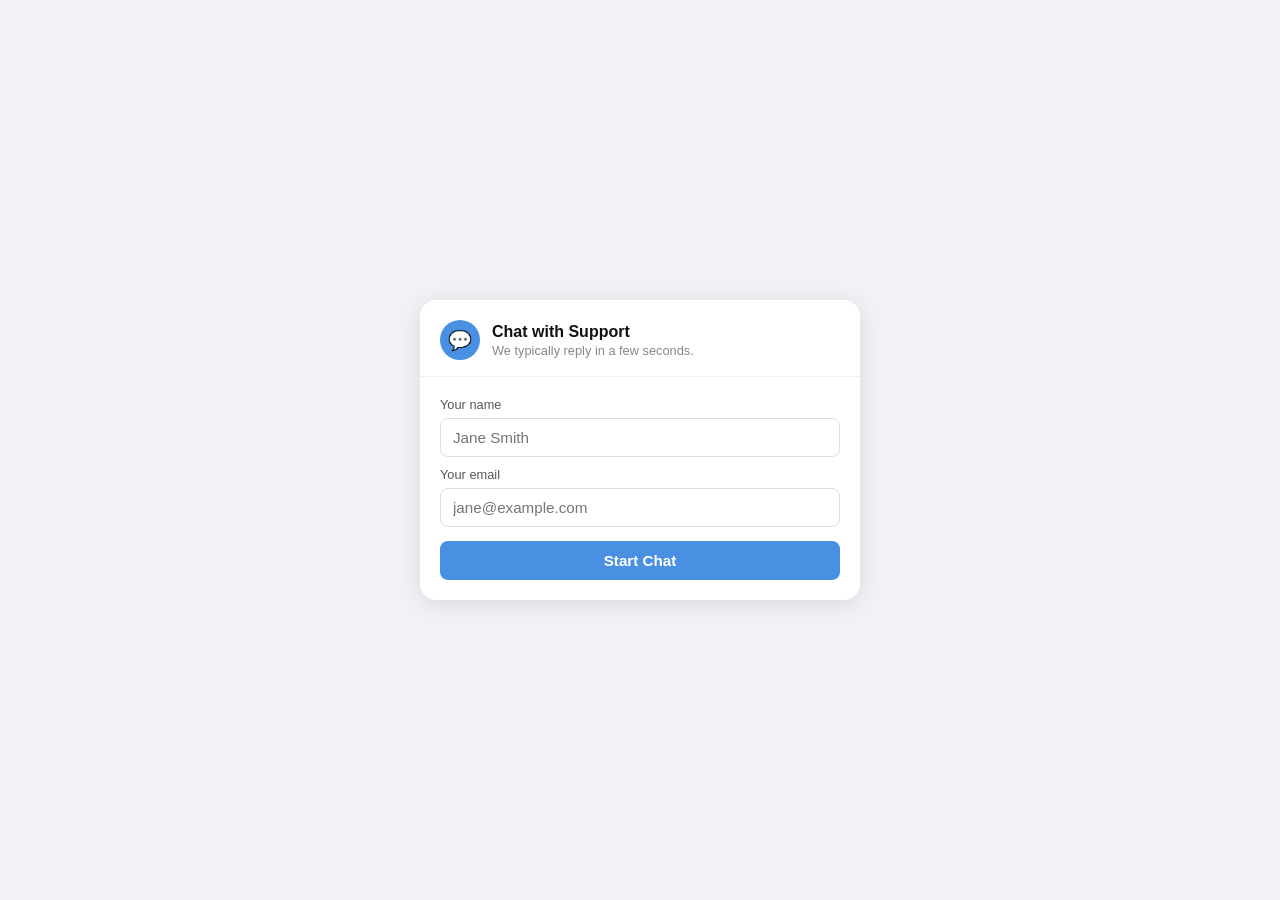
<file: static/index.html>
<!DOCTYPE html>
<html lang="en">
<head>
  <meta charset="UTF-8" />
  <meta name="viewport" content="width=device-width, initial-scale=1.0" />
  <title>Customer Support</title>
  <link rel="stylesheet" href="/static/chat.css" />
</head>
<body>
  <div class="widget-container">

    <!-- Lead capture view -->
    <div id="lead-form-view" class="card">
      <div class="card-header">
        <div class="avatar">💬</div>
        <div>
          <h2>Chat with Support</h2>
          <p>We typically reply in a few seconds.</p>
        </div>
      </div>
      <form id="lead-form">
        <label for="visitor-name">Your name</label>
        <input type="text" id="visitor-name" placeholder="Jane Smith" required autocomplete="name" />

        <label for="visitor-email">Your email</label>
        <input type="email" id="visitor-email" placeholder="jane@example.com" required autocomplete="email" />

        <button type="submit" id="start-btn">Start Chat</button>
        <p id="form-error" class="error hidden"></p>
      </form>
    </div>

    <!-- Chat view (hidden until lead form is submitted) -->
    <div id="chat-view" class="card hidden">
      <div class="chat-header">
        <div class="avatar">💬</div>
        <div>
          <strong>Support Chat</strong>
          <span id="greeted-name" class="subtext"></span>
        </div>
      </div>

      <div id="message-list" role="log" aria-live="polite"></div>

      <div class="input-row">
        <input
          type="text"
          id="user-input"
          placeholder="Type a message…"
          autocomplete="off"
          aria-label="Message input"
        />
        <button id="send-btn" aria-label="Send">Send</button>
      </div>
    </div>

  </div>

  <script src="/static/chat.js"></script>
</body>
</html>
</file>
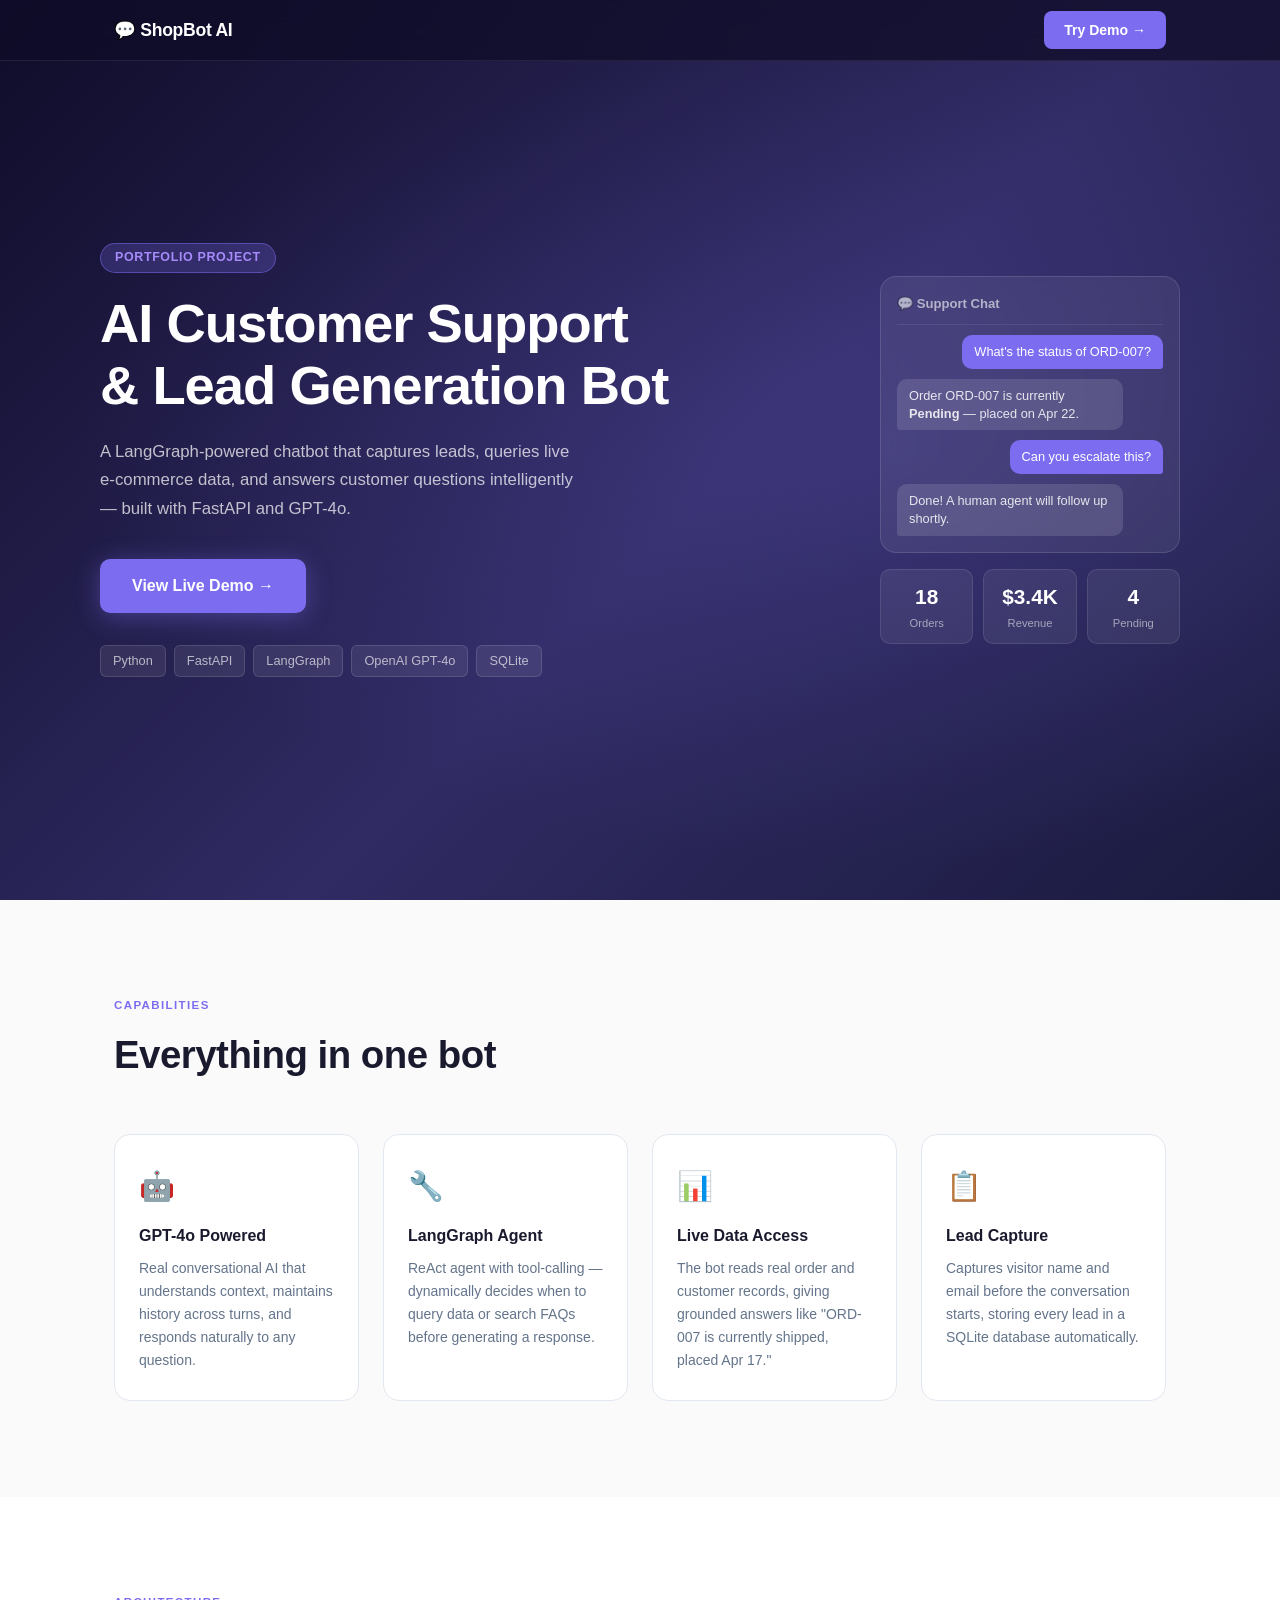
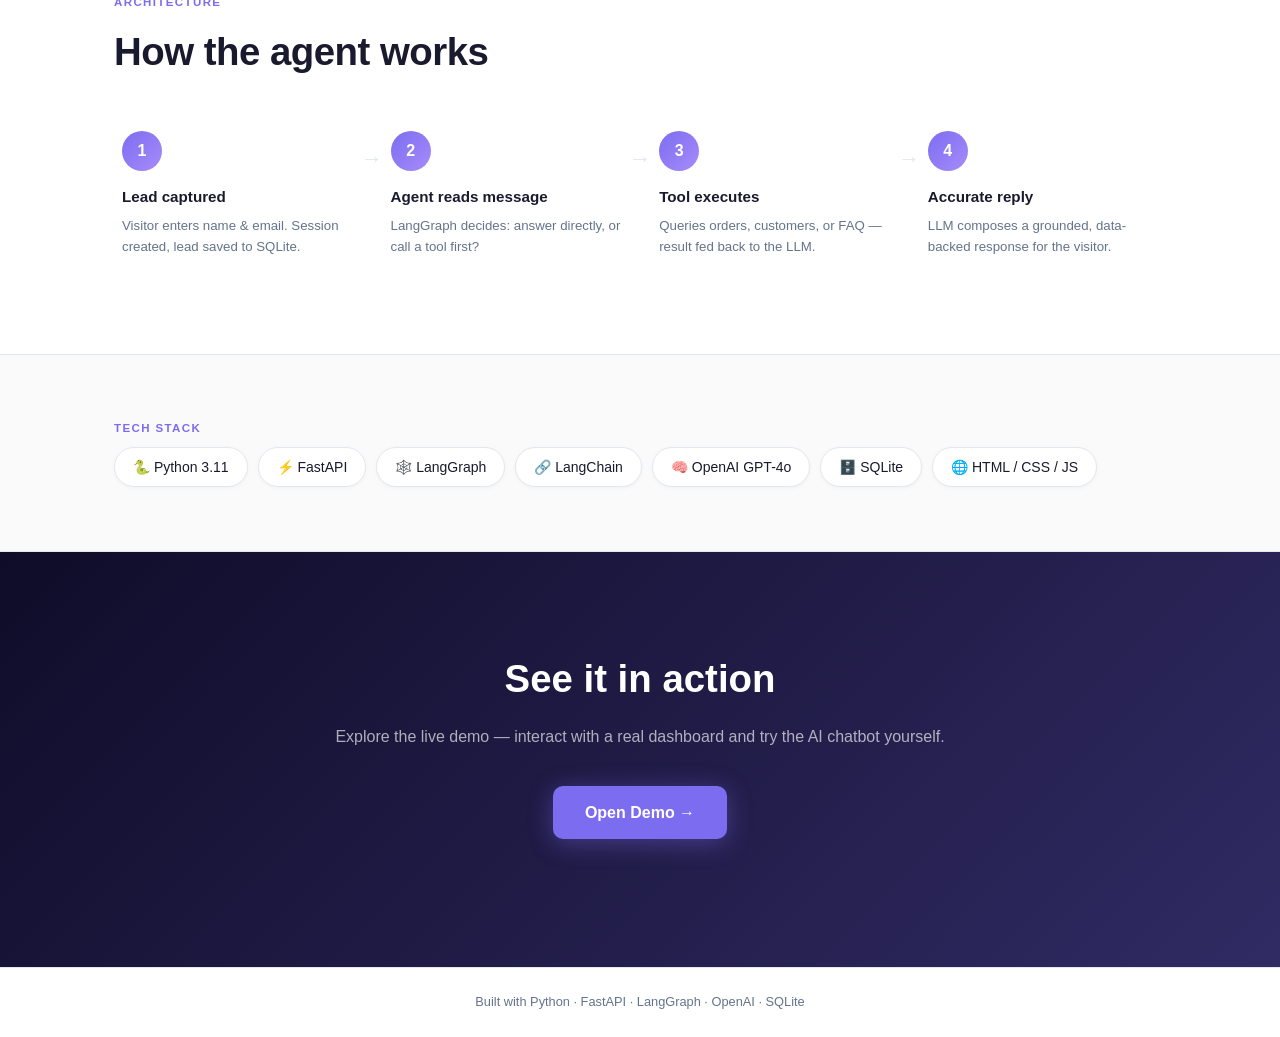
<file: static/landing.html>
<!DOCTYPE html>
<html lang="en">
<head>
  <meta charset="UTF-8" />
  <meta name="viewport" content="width=device-width, initial-scale=1.0" />
  <title>ShopBot AI — Customer Support & Lead Gen Bot</title>
  <link rel="stylesheet" href="/static/landing.css" />
</head>
<body>

  <!-- Nav -->
  <nav class="nav">
    <div class="nav-inner">
      <span class="nav-logo">💬 ShopBot AI</span>
      <a href="/demo" class="btn-nav">Try Demo →</a>
    </div>
  </nav>

  <!-- Hero -->
  <section class="hero">
    <div class="hero-inner">
      <div class="badge">Portfolio Project</div>
      <h1>AI Customer Support<br>&amp; Lead Generation Bot</h1>
      <p class="hero-sub">
        A LangGraph-powered chatbot that captures leads, queries live e-commerce data,
        and answers customer questions intelligently — built with FastAPI and GPT-4o.
      </p>
      <a href="/demo" class="btn-hero">View Live Demo →</a>
      <div class="hero-tags">
        <span>Python</span>
        <span>FastAPI</span>
        <span>LangGraph</span>
        <span>OpenAI GPT-4o</span>
        <span>SQLite</span>
      </div>
    </div>

    <!-- Decorative floating cards -->
    <div class="hero-visual" aria-hidden="true">
      <div class="mock-card">
        <div class="mock-header">💬 Support Chat</div>
        <div class="mock-msg user">What's the status of ORD-007?</div>
        <div class="mock-msg bot">Order ORD-007 is currently <strong>Pending</strong> — placed on Apr 22.</div>
        <div class="mock-msg user">Can you escalate this?</div>
        <div class="mock-msg bot">Done! A human agent will follow up shortly.</div>
      </div>
      <div class="mock-stat-row">
        <div class="mock-stat"><span>18</span>Orders</div>
        <div class="mock-stat"><span>$3.4K</span>Revenue</div>
        <div class="mock-stat"><span>4</span>Pending</div>
      </div>
    </div>
  </section>

  <!-- Features -->
  <section class="features">
    <div class="section-inner">
      <p class="section-label">CAPABILITIES</p>
      <h2 class="section-title">Everything in one bot</h2>
      <div class="cards">
        <div class="card">
          <div class="card-icon">🤖</div>
          <h3>GPT-4o Powered</h3>
          <p>Real conversational AI that understands context, maintains history across turns, and responds naturally to any question.</p>
        </div>
        <div class="card">
          <div class="card-icon">🔧</div>
          <h3>LangGraph Agent</h3>
          <p>ReAct agent with tool-calling — dynamically decides when to query data or search FAQs before generating a response.</p>
        </div>
        <div class="card">
          <div class="card-icon">📊</div>
          <h3>Live Data Access</h3>
          <p>The bot reads real order and customer records, giving grounded answers like "ORD-007 is currently shipped, placed Apr 17."</p>
        </div>
        <div class="card">
          <div class="card-icon">📋</div>
          <h3>Lead Capture</h3>
          <p>Captures visitor name and email before the conversation starts, storing every lead in a SQLite database automatically.</p>
        </div>
      </div>
    </div>
  </section>

  <!-- How it works -->
  <section class="how">
    <div class="section-inner">
      <p class="section-label">ARCHITECTURE</p>
      <h2 class="section-title">How the agent works</h2>
      <div class="steps">
        <div class="step">
          <div class="step-num">1</div>
          <h4>Lead captured</h4>
          <p>Visitor enters name &amp; email. Session created, lead saved to SQLite.</p>
        </div>
        <div class="step-arrow">→</div>
        <div class="step">
          <div class="step-num">2</div>
          <h4>Agent reads message</h4>
          <p>LangGraph decides: answer directly, or call a tool first?</p>
        </div>
        <div class="step-arrow">→</div>
        <div class="step">
          <div class="step-num">3</div>
          <h4>Tool executes</h4>
          <p>Queries orders, customers, or FAQ — result fed back to the LLM.</p>
        </div>
        <div class="step-arrow">→</div>
        <div class="step">
          <div class="step-num">4</div>
          <h4>Accurate reply</h4>
          <p>LLM composes a grounded, data-backed response for the visitor.</p>
        </div>
      </div>
    </div>
  </section>

  <!-- Tech stack -->
  <section class="tech">
    <div class="section-inner">
      <p class="section-label">TECH STACK</p>
      <div class="tech-pills">
        <span>🐍 Python 3.11</span>
        <span>⚡ FastAPI</span>
        <span>🕸️ LangGraph</span>
        <span>🔗 LangChain</span>
        <span>🧠 OpenAI GPT-4o</span>
        <span>🗄️ SQLite</span>
        <span>🌐 HTML / CSS / JS</span>
      </div>
    </div>
  </section>

  <!-- CTA -->
  <section class="cta">
    <div class="section-inner">
      <h2>See it in action</h2>
      <p>Explore the live demo — interact with a real dashboard and try the AI chatbot yourself.</p>
      <a href="/demo" class="btn-hero">Open Demo →</a>
    </div>
  </section>

  <!-- Footer -->
  <footer class="footer">
    <p>Built with Python · FastAPI · LangGraph · OpenAI · SQLite</p>
  </footer>

</body>
</html>
</file>
<file: static/chat.css>
*, *::before, *::after {
  box-sizing: border-box;
  margin: 0;
  padding: 0;
}

body {
  font-family: -apple-system, BlinkMacSystemFont, "Segoe UI", Roboto, sans-serif;
  background: #f0f2f5;
  min-height: 100vh;
  display: flex;
  align-items: center;
  justify-content: center;
  padding: 16px;
}

.widget-container {
  width: 100%;
  max-width: 440px;
}

/* ── Shared card ── */
.card {
  background: #fff;
  border-radius: 16px;
  box-shadow: 0 4px 24px rgba(0, 0, 0, 0.10);
  overflow: hidden;
}

.hidden {
  display: none !important;
}

/* ── Card header (shared by both views) ── */
.card-header,
.chat-header {
  display: flex;
  align-items: center;
  gap: 12px;
  padding: 20px 20px 16px;
  border-bottom: 1px solid #f0f0f0;
}

.card-header h2 {
  font-size: 1rem;
  font-weight: 600;
  color: #111;
}

.card-header p,
.subtext {
  font-size: 0.8rem;
  color: #888;
  margin-top: 2px;
}

.avatar {
  width: 40px;
  height: 40px;
  background: #4A90E2;
  border-radius: 50%;
  display: flex;
  align-items: center;
  justify-content: center;
  font-size: 1.2rem;
  flex-shrink: 0;
}

/* ── Lead form ── */
#lead-form {
  padding: 20px;
  display: flex;
  flex-direction: column;
  gap: 10px;
}

#lead-form label {
  font-size: 0.8rem;
  font-weight: 500;
  color: #555;
  margin-bottom: -4px;
}

#lead-form input {
  width: 100%;
  padding: 10px 12px;
  border: 1px solid #ddd;
  border-radius: 8px;
  font-size: 0.95rem;
  outline: none;
  transition: border-color 0.15s;
}

#lead-form input:focus {
  border-color: #4A90E2;
}

#start-btn {
  margin-top: 4px;
  padding: 11px;
  background: #4A90E2;
  color: #fff;
  border: none;
  border-radius: 8px;
  font-size: 0.95rem;
  font-weight: 600;
  cursor: pointer;
  transition: background 0.15s;
}

#start-btn:hover {
  background: #357abd;
}

#start-btn:disabled {
  background: #a0bfe0;
  cursor: not-allowed;
}

.error {
  font-size: 0.8rem;
  color: #e53e3e;
  text-align: center;
}

/* ── Chat view layout ── */
#chat-view {
  display: flex;
  flex-direction: column;
  height: 520px;
}

.chat-header {
  flex-shrink: 0;
}

.chat-header strong {
  display: block;
  font-size: 0.95rem;
  color: #111;
}

/* ── Message list ── */
#message-list {
  flex: 1;
  overflow-y: auto;
  padding: 16px;
  display: flex;
  flex-direction: column;
  gap: 8px;
  scroll-behavior: smooth;
}

/* ── Bubbles ── */
.bubble {
  max-width: 78%;
  padding: 10px 14px;
  border-radius: 16px;
  font-size: 0.9rem;
  line-height: 1.45;
  word-break: break-word;
  white-space: pre-wrap;
}

.bubble.user {
  align-self: flex-end;
  background: #4A90E2;
  color: #fff;
  border-bottom-right-radius: 4px;
}

.bubble.bot {
  align-self: flex-start;
  background: #f1f1f1;
  color: #222;
  border-bottom-left-radius: 4px;
}

.bubble.typing {
  color: #999;
  font-style: italic;
  padding: 10px 14px;
}

/* ── Input row ── */
.input-row {
  display: flex;
  gap: 8px;
  padding: 12px 16px;
  border-top: 1px solid #f0f0f0;
  flex-shrink: 0;
}

#user-input {
  flex: 1;
  padding: 10px 12px;
  border: 1px solid #ddd;
  border-radius: 8px;
  font-size: 0.9rem;
  outline: none;
  transition: border-color 0.15s;
}

#user-input:focus {
  border-color: #4A90E2;
}

#send-btn {
  padding: 10px 18px;
  background: #4A90E2;
  color: #fff;
  border: none;
  border-radius: 8px;
  font-size: 0.9rem;
  font-weight: 600;
  cursor: pointer;
  transition: background 0.15s;
  flex-shrink: 0;
}

#send-btn:hover {
  background: #357abd;
}

#send-btn:disabled {
  background: #a0bfe0;
  cursor: not-allowed;
}
</file>
<file: static/landing.css>
*, *::before, *::after { box-sizing: border-box; margin: 0; padding: 0; }

:root {
  --hero-from: #0f0c29;
  --hero-mid:  #302b63;
  --hero-to:   #1a1a3e;
  --accent:    #7c6df0;
  --accent2:   #a78bfa;
  --text:      #1a1a2e;
  --muted:     #64748b;
  --border:    #e2e8f0;
  --card-bg:   #fff;
}

html { scroll-behavior: smooth; }

body {
  font-family: -apple-system, BlinkMacSystemFont, "Segoe UI", Roboto, sans-serif;
  color: var(--text);
  background: #fff;
  line-height: 1.6;
}

/* ── Nav ── */
.nav {
  position: fixed;
  top: 0; left: 0; right: 0;
  z-index: 100;
  backdrop-filter: blur(12px);
  background: rgba(15, 12, 41, 0.75);
  border-bottom: 1px solid rgba(255,255,255,0.08);
}
.nav-inner {
  max-width: 1100px;
  margin: 0 auto;
  padding: 0 24px;
  height: 60px;
  display: flex;
  align-items: center;
  justify-content: space-between;
}
.nav-logo {
  font-size: 1.1rem;
  font-weight: 700;
  color: #fff;
  letter-spacing: -0.3px;
}
.btn-nav {
  padding: 8px 20px;
  background: var(--accent);
  color: #fff;
  border-radius: 8px;
  text-decoration: none;
  font-size: 0.875rem;
  font-weight: 600;
  transition: background 0.15s, transform 0.1s;
}
.btn-nav:hover { background: #6b5ce7; transform: translateY(-1px); }

/* ── Hero ── */
.hero {
  min-height: 100vh;
  background: linear-gradient(135deg, var(--hero-from) 0%, var(--hero-mid) 55%, var(--hero-to) 100%);
  display: flex;
  align-items: center;
  padding: 80px 24px 60px;
  gap: 48px;
  overflow: hidden;
  position: relative;
}
.hero::before {
  content: '';
  position: absolute;
  inset: 0;
  background: radial-gradient(ellipse at 70% 50%, rgba(124,109,240,0.18) 0%, transparent 65%);
  pointer-events: none;
}
.hero-inner {
  max-width: 580px;
  margin: 0 auto 0 max(24px, calc(50% - 540px));
  position: relative;
  z-index: 1;
}
.badge {
  display: inline-block;
  padding: 4px 14px;
  border-radius: 999px;
  background: rgba(124,109,240,0.25);
  border: 1px solid rgba(124,109,240,0.5);
  color: var(--accent2);
  font-size: 0.78rem;
  font-weight: 600;
  letter-spacing: 0.05em;
  text-transform: uppercase;
  margin-bottom: 20px;
}
.hero h1 {
  font-size: clamp(2.2rem, 5vw, 3.4rem);
  font-weight: 800;
  color: #fff;
  line-height: 1.15;
  letter-spacing: -1px;
  margin-bottom: 20px;
}
.hero-sub {
  font-size: 1.05rem;
  color: rgba(255,255,255,0.72);
  margin-bottom: 36px;
  max-width: 480px;
  line-height: 1.7;
}
.btn-hero {
  display: inline-block;
  padding: 14px 32px;
  background: var(--accent);
  color: #fff;
  border-radius: 10px;
  text-decoration: none;
  font-size: 1rem;
  font-weight: 700;
  transition: background 0.15s, transform 0.1s, box-shadow 0.15s;
  box-shadow: 0 4px 24px rgba(124,109,240,0.4);
  margin-bottom: 32px;
}
.btn-hero:hover {
  background: #6b5ce7;
  transform: translateY(-2px);
  box-shadow: 0 8px 32px rgba(124,109,240,0.5);
}
.hero-tags {
  display: flex;
  flex-wrap: wrap;
  gap: 8px;
}
.hero-tags span {
  padding: 5px 12px;
  border-radius: 6px;
  background: rgba(255,255,255,0.08);
  border: 1px solid rgba(255,255,255,0.12);
  color: rgba(255,255,255,0.65);
  font-size: 0.8rem;
  font-weight: 500;
}

/* ── Hero visual (mock chat) ── */
.hero-visual {
  flex-shrink: 0;
  display: flex;
  flex-direction: column;
  gap: 16px;
  position: relative;
  z-index: 1;
  margin-right: max(24px, calc(50% - 540px));
}
.mock-card {
  width: 300px;
  background: rgba(255,255,255,0.07);
  backdrop-filter: blur(8px);
  border: 1px solid rgba(255,255,255,0.12);
  border-radius: 16px;
  padding: 16px;
  display: flex;
  flex-direction: column;
  gap: 10px;
}
.mock-header {
  font-size: 0.82rem;
  font-weight: 600;
  color: rgba(255,255,255,0.6);
  border-bottom: 1px solid rgba(255,255,255,0.08);
  padding-bottom: 10px;
}
.mock-msg {
  font-size: 0.8rem;
  padding: 8px 12px;
  border-radius: 10px;
  line-height: 1.4;
  max-width: 85%;
}
.mock-msg.user {
  align-self: flex-end;
  background: var(--accent);
  color: #fff;
  border-bottom-right-radius: 3px;
}
.mock-msg.bot {
  align-self: flex-start;
  background: rgba(255,255,255,0.12);
  color: rgba(255,255,255,0.85);
  border-bottom-left-radius: 3px;
}
.mock-stat-row {
  display: flex;
  gap: 10px;
}
.mock-stat {
  flex: 1;
  background: rgba(255,255,255,0.07);
  border: 1px solid rgba(255,255,255,0.10);
  border-radius: 10px;
  padding: 10px 8px;
  text-align: center;
  font-size: 0.7rem;
  color: rgba(255,255,255,0.55);
  font-weight: 500;
}
.mock-stat span {
  display: block;
  font-size: 1.3rem;
  font-weight: 800;
  color: #fff;
  margin-bottom: 2px;
}

/* ── Shared section styles ── */
.section-inner {
  max-width: 1100px;
  margin: 0 auto;
  padding: 0 24px;
}
.section-label {
  font-size: 0.72rem;
  font-weight: 700;
  letter-spacing: 0.12em;
  color: var(--accent);
  text-transform: uppercase;
  margin-bottom: 10px;
}
.section-title {
  font-size: clamp(1.7rem, 3vw, 2.4rem);
  font-weight: 800;
  color: var(--text);
  letter-spacing: -0.5px;
  margin-bottom: 48px;
}

/* ── Features ── */
.features {
  padding: 96px 0;
  background: #fafafa;
}
.cards {
  display: grid;
  grid-template-columns: repeat(auto-fit, minmax(230px, 1fr));
  gap: 24px;
}
.card {
  background: var(--card-bg);
  border: 1px solid var(--border);
  border-radius: 16px;
  padding: 28px 24px;
  transition: box-shadow 0.2s, transform 0.2s;
}
.card:hover {
  box-shadow: 0 8px 32px rgba(0,0,0,0.08);
  transform: translateY(-4px);
}
.card-icon {
  font-size: 1.8rem;
  margin-bottom: 14px;
}
.card h3 {
  font-size: 1rem;
  font-weight: 700;
  margin-bottom: 8px;
  color: var(--text);
}
.card p {
  font-size: 0.875rem;
  color: var(--muted);
  line-height: 1.65;
}

/* ── How it works ── */
.how {
  padding: 96px 0;
  background: #fff;
}
.steps {
  display: flex;
  align-items: flex-start;
  gap: 0;
  flex-wrap: wrap;
  row-gap: 32px;
}
.step {
  flex: 1;
  min-width: 160px;
  padding: 0 8px;
}
.step-num {
  width: 40px;
  height: 40px;
  border-radius: 50%;
  background: linear-gradient(135deg, var(--accent), var(--accent2));
  color: #fff;
  font-weight: 800;
  font-size: 1rem;
  display: flex;
  align-items: center;
  justify-content: center;
  margin-bottom: 14px;
}
.step h4 {
  font-size: 0.95rem;
  font-weight: 700;
  margin-bottom: 6px;
  color: var(--text);
}
.step p {
  font-size: 0.83rem;
  color: var(--muted);
  line-height: 1.6;
}
.step-arrow {
  font-size: 1.4rem;
  color: var(--border);
  padding-top: 10px;
  flex-shrink: 0;
  align-self: flex-start;
}

/* ── Tech stack ── */
.tech {
  padding: 64px 0;
  background: #fafafa;
  border-top: 1px solid var(--border);
  border-bottom: 1px solid var(--border);
}
.tech-pills {
  display: flex;
  flex-wrap: wrap;
  gap: 10px;
}
.tech-pills span {
  padding: 8px 18px;
  border-radius: 999px;
  background: #fff;
  border: 1px solid var(--border);
  font-size: 0.875rem;
  font-weight: 500;
  color: var(--text);
  box-shadow: 0 1px 4px rgba(0,0,0,0.04);
}

/* ── CTA ── */
.cta {
  padding: 96px 24px;
  text-align: center;
  background: linear-gradient(135deg, var(--hero-from), var(--hero-mid));
}
.cta h2 {
  font-size: clamp(1.8rem, 3vw, 2.6rem);
  font-weight: 800;
  color: #fff;
  margin-bottom: 14px;
}
.cta p {
  color: rgba(255,255,255,0.65);
  font-size: 1rem;
  margin-bottom: 36px;
}

/* ── Footer ── */
.footer {
  padding: 24px;
  text-align: center;
  font-size: 0.8rem;
  color: var(--muted);
  border-top: 1px solid var(--border);
}

/* ── Responsive ── */
@media (max-width: 860px) {
  .hero { flex-direction: column; text-align: center; padding-top: 100px; }
  .hero-inner { margin: 0 auto; }
  .hero-sub { margin: 0 auto 32px; }
  .hero-tags { justify-content: center; }
  .hero-visual { margin: 0 auto; }
  .step-arrow { display: none; }
}
@media (max-width: 480px) {
  .hero-visual { display: none; }
}
</file>
